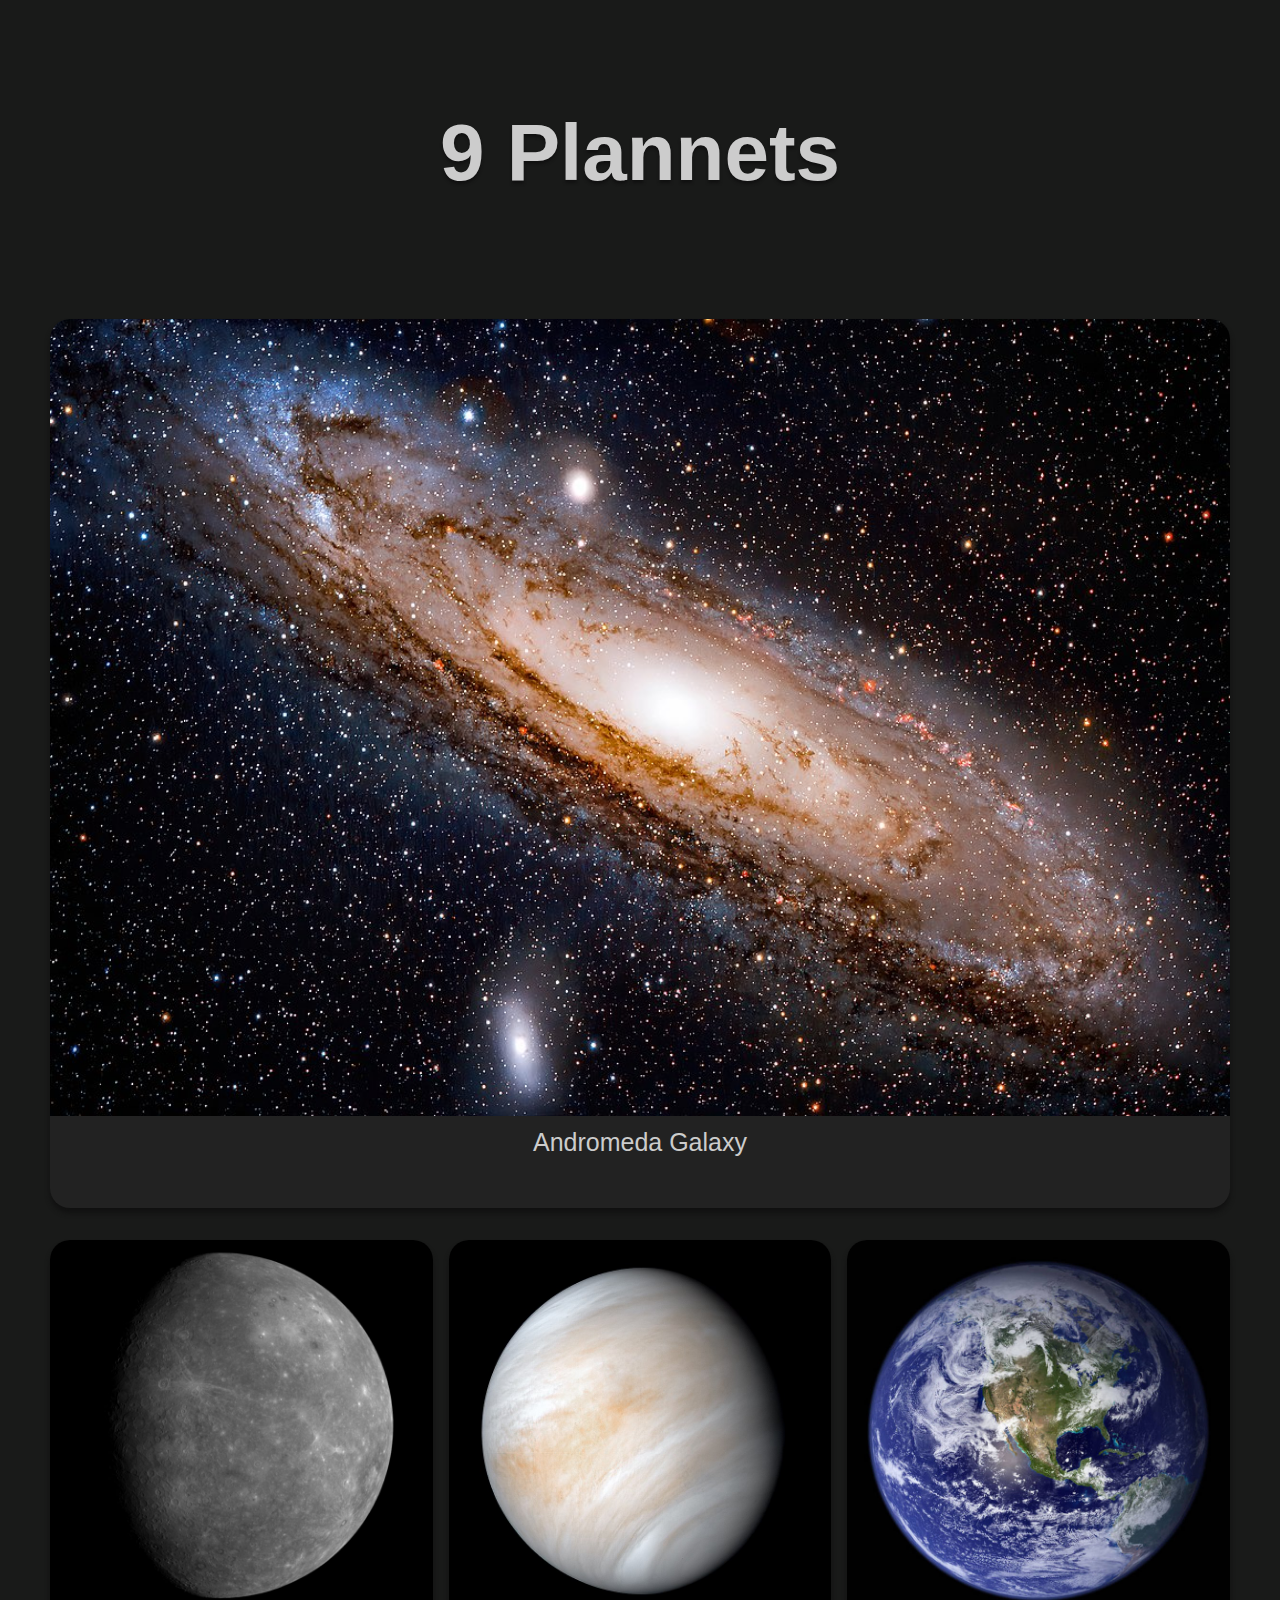
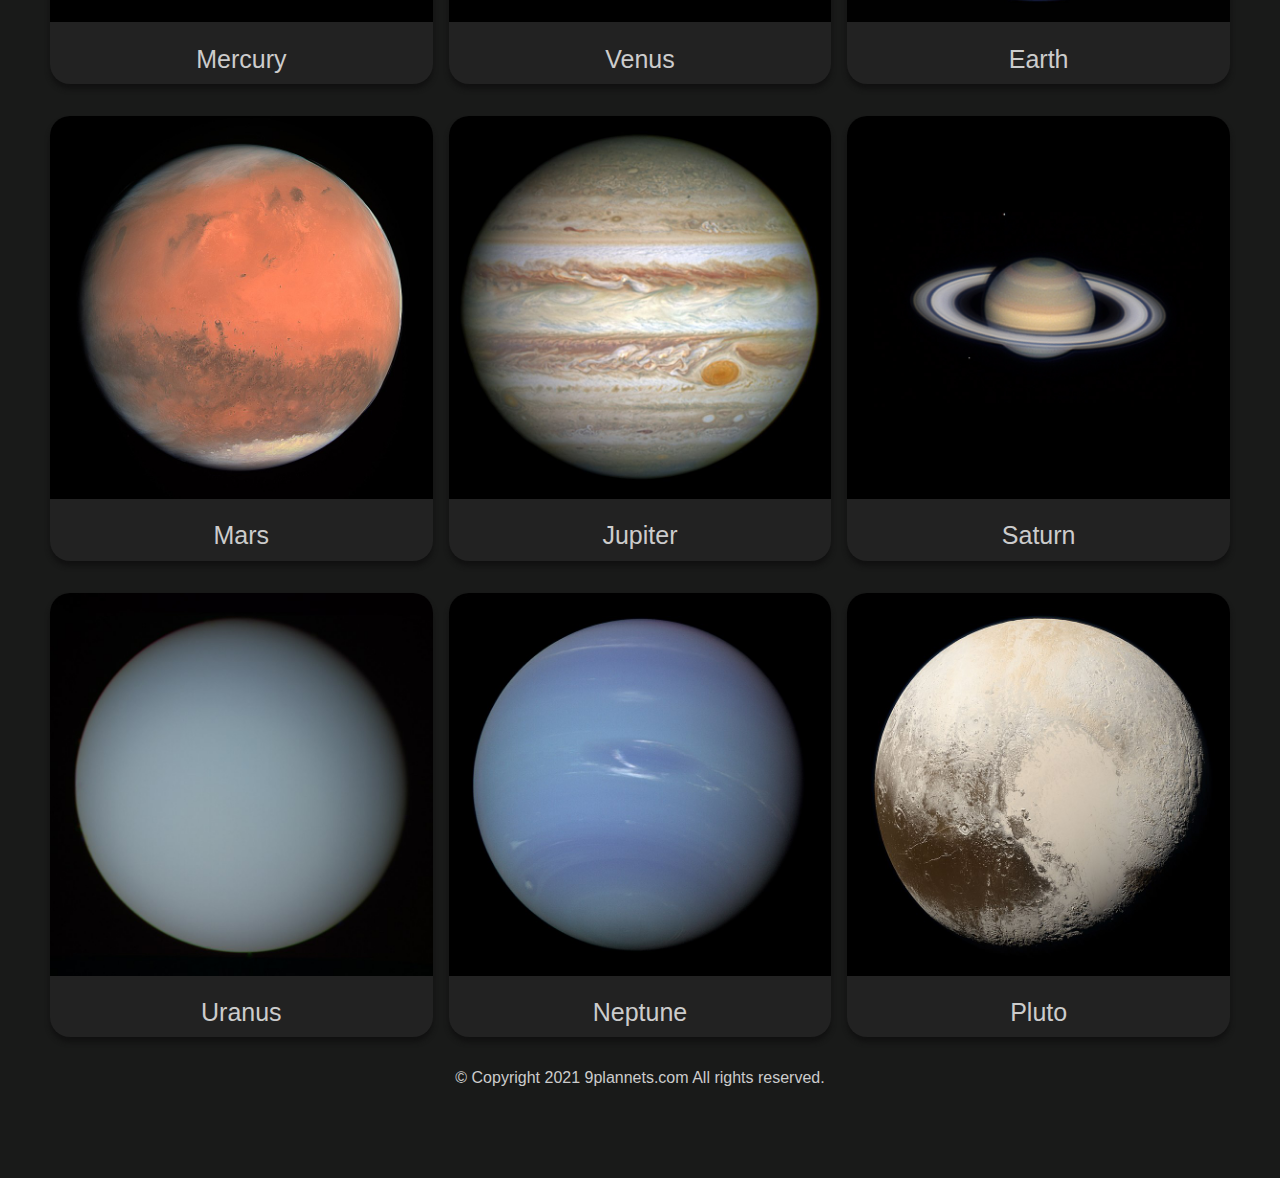
<file: index.html>
<!DOCTYPE html>
<html lang="en">

<head>
    <meta charset="UTF-8">
    <meta http-equiv="X-UA-Compatible" content="IE=edge">
    <meta name="viewport" content="width=device-width, initial-scale=1.0">
    <title>9 Plannets</title>
    <link rel="stylesheet" href="./style.css">
</head>

<body>
    <div class="container">
        <div class="title">
            <h1>9 Plannets</h1>
        </div>
        <div class="main-block">
            <div class="img-container">
                <img src="./glalxy.jpg" class="cover">
                <div class="hover-txt">
                    <a href="#">Read more</a>
                </div>
            </div>
            <div class="caption">Andromeda Galaxy</div>
        </div>
        <div class="content1">
            <div class="img-container">
                <img src="./mercury.jpg" class="cover">
                <div class="hover-txt">
                    <a href="#">Read more</a>
                </div>
            </div>
            <div class="caption">Mercury</div>
        </div>
        <div class="content2">
            <div class="img-container">
                <img src="./venus.jpg" class="cover">
                <div class="hover-txt">
                    <a href="#">Read more</a>
                </div>
            </div>
            <div class="caption">Venus</div>
        </div>
        <div class="content3">
            <div class="img-container">
                <img src="./earth.jpg" class="cover">
                <div class="hover-txt">
                    <a href="#">Read more</a>
                </div>
            </div>
            <div class="caption">Earth</div>
        </div>
        <div class="content4">
            <div class="img-container">
                <img src="./mars.jpg" class="cover">
                <div class="hover-txt">
                    <a href="#">Read more</a>
                </div>
            </div>
            <div class="caption">Mars</div>
        </div>
        <div class="content5">
            <div class="img-container">
                <img src="./jupiter.jpg" class="cover">
                <div class="hover-txt">
                    <a href="#">Read more</a>
                </div>
            </div>
            <div class="caption">Jupiter</div>
        </div>
        <div class="content6">
            <div class="img-container">
                <img src="./saturn.jpg" class="cover">
                <div class="hover-txt">
                    <a href="#">Read more</a>
                </div>
            </div>
            <div class="caption">Saturn</div>
        </div>
        <div class="content7">
            <div class="img-container">
                <img src="./uranus.jpg" class="cover">
                <div class="hover-txt">
                    <a href="#">Read more</a>
                </div>
            </div>
            <div class="caption">Uranus</div>
        </div>
        <div class="content8">
            <div class="img-container">
                <img src="./neptune.jpg" class="cover">
                <div class="hover-txt">
                    <a href="#">Read more</a>
                </div>
            </div>
            <div class="caption">Neptune</div>
        </div>
        <div class="content9">
            <div class="img-container">
                <img src="./pluto.jpg" class="cover">
                <div class="hover-txt">
                    <a href="#">Read more</a>
                </div>
            </div>
            <div class="caption">Pluto</div>
        </div>
        <footer>
            <span>&copy; Copyright 2021 9plannets.com All rights reserved.</span>
        </footer>
    </div>

    <script>

    </script>
</body>

</html>
</file>
<file: style.css>
:root {
    --mainRadius: 20px;
    --mainPadding: 20px 50px;
    --mainColor: #191A19;
    --blockColor: #222;
    --shadowColor: #111;
    --fontColor: #ccc;
}

* {
    margin: 0;
    padding: 0;
    box-sizing: border-box;
    font-family: sans-serif;
}

.container {
    width: 100%;
    min-height: 100vh;
    display: grid;
    grid-template-columns: 1fr 1fr 1fr;
    grid-template-rows: .3fr .7fr .5fr .5fr .5fr .1fr;
    grid-template-areas:
        "title title title"
        "main-block main-block main-block"
        "content1 content2 content3"
        "content4 content5 content6"
        "content7 content8 content9"
        "footer footer footer";
    grid-gap: 2em 1em;
    text-align: center;
    padding: var(--mainPadding);
    background: var(--mainColor);
}

.title {
    grid-area: title;
    border-radius: var(--mainRadius);
    text-align: center;
    margin: auto;
}

.title h1 {
    font-size: 80px;
    font-weight: bolder;
    color: var(--fontColor);
    text-shadow: 0 3px 3px var(--shadowColor);
}

.main-block {
    grid-area: main-block;
    background: var(--blockColor);
    border-radius: var(--mainRadius);
    display: grid;
    grid-template-columns: 1fr;
    grid-template-rows: 1fr 0.1fr;
    grid-template-areas: "cover""caption";
    grid-gap: .5em;
    box-shadow: 0px 5px 5px var(--shadowColor);
}

.caption {
    grid-area: caption;
    font-size: 25px;   
    color: var(--fontColor);
    align-items: center;
    text-align: center;
    margin-bottom: 10px;
}

.cover {
    grid-area: cover;
    position: relative;
    z-index: 1;
    width: 100%;
    border-top-left-radius: 20px;
    border-top-right-radius: 20px;
    border-bottom-left-radius: 0;
    border-bottom-right-radius: 0;
    position: relative;
    background-repeat: no-repeat;
    background-size: cover;
    cursor: pointer;
    transition: .3s ease-in-out;
}

.img-container {
    position: relative;
}

.img-container:hover .cover {
    opacity: .3;
    pointer-events: none;
}

.img-container:hover .hover-txt a {
    opacity: 1;
    z-index: 2;
}

.hover-txt a {
    position: absolute;
    background: var(--fontColor);
    width: 150px;
    height: 35px;
    padding: 10px 10px;
    transition: .5s ease-in-out;
    top: 50%;
    left: 50%;
    transform: translate(-50%, -50%);
    text-align: center;
    border-radius: var(--mainRadius);
    opacity: 0;
    text-decoration: none;
    text-align: center;
    color: var(--blockColor);
}

.content1 {
    grid-area: content1;
    background: var(--blockColor);
    border-radius: var(--mainRadius);
    display: grid;
    grid-template-columns: 1fr;
    grid-template-rows: 1fr 0.1fr;
    grid-template-areas: "cover""caption";
    grid-gap: .5em;
    box-shadow: 0px 5px 5px var(--shadowColor);
}

.content2 {
    grid-area: content2;
    background: var(--blockColor);
    border-radius: var(--mainRadius);
    display: grid;
    grid-template-columns: 1fr;
    grid-template-rows: 1fr 0.1fr;
    grid-template-areas: "cover""caption";
    grid-gap: .5em;
    box-shadow: 0px 5px 5px var(--shadowColor);
}

.content3 {
    grid-area: content3;
    background: var(--blockColor);
    border-radius: var(--mainRadius);
    display: grid;
    grid-template-columns: 1fr;
    grid-template-rows: 1fr 0.1fr;
    grid-template-areas: "cover""caption";
    grid-gap: .5em;
    box-shadow: 0px 5px 5px var(--shadowColor);
}

.content4 {
    grid-area: content4;
    background: var(--blockColor);
    border-radius: var(--mainRadius);
    display: grid;
    grid-template-columns: 1fr;
    grid-template-rows: 1fr 0.1fr;
    grid-template-areas: "cover""caption";
    grid-gap: .5em;
    box-shadow: 0px 5px 5px var(--shadowColor);
}

.content5 {
    grid-area: content5;
    background: var(--blockColor);
    border-radius: var(--mainRadius);
    display: grid;
    grid-template-columns: 1fr;
    grid-template-rows: 1fr 0.1fr;
    grid-template-areas: "cover""caption";
    grid-gap: .5em;
    box-shadow: 0px 5px 5px var(--shadowColor);
}

.content6 {
    grid-area: content6;
    background: var(--blockColor);
    border-radius: var(--mainRadius);
    display: grid;
    grid-template-columns: 1fr;
    grid-template-rows: 1fr 0.1fr;
    grid-template-areas: "cover""caption";
    grid-gap: .5em;
    box-shadow: 0px 5px 5px var(--shadowColor);
}

.content7 {
    grid-area: content7;
    background: var(--blockColor);
    border-radius: var(--mainRadius);
    display: grid;
    grid-template-columns: 1fr;
    grid-template-rows: 1fr 0.1fr;
    grid-template-areas: "cover""caption";
    grid-gap: .5em;
    box-shadow: 0px 5px 5px var(--shadowColor);
}

.content8 {
    grid-area: content8;
    background: var(--blockColor);
    border-radius: var(--mainRadius);
    display: grid;
    grid-template-columns: 1fr;
    grid-template-rows: 1fr 0.1fr;
    grid-template-areas: "cover""caption";
    grid-gap: .5em;
    box-shadow: 0px 5px 5px var(--shadowColor);
}

.content9 {
    grid-area: content9;
    background: var(--blockColor);
    border-radius: var(--mainRadius);
    display: grid;
    grid-template-columns: 1fr;
    grid-template-rows: 1fr 0.1fr;
    grid-template-areas: "cover""caption";
    grid-gap: .5em;
    box-shadow: 0px 5px 5px var(--shadowColor);
}

footer {
    grid-area: footer;
    align-items: center;
}

footer span {
    color: #ccc;
}

@media only screen and (max-width:550px) {
    .container {
        display: grid;
        grid-template-columns: 1fr;
        grid-template-rows: 0.4fr .6fr 1fr 1fr 1fr 1fr 1fr 1fr 1fr 1fr 1fr .4fr;
        grid-template-areas:
            "title"
            "main-block"
            "content1"
            "content2"
            "content3"
            "content4"
            "content5"
            "content6"
            "content7"
            "content8"
            "content9"
            "footer";
    }

    .title h1 {
        font-size: 35px;
    }

    .main-block .caption {
        margin: 10px;
    }
}
</file>
